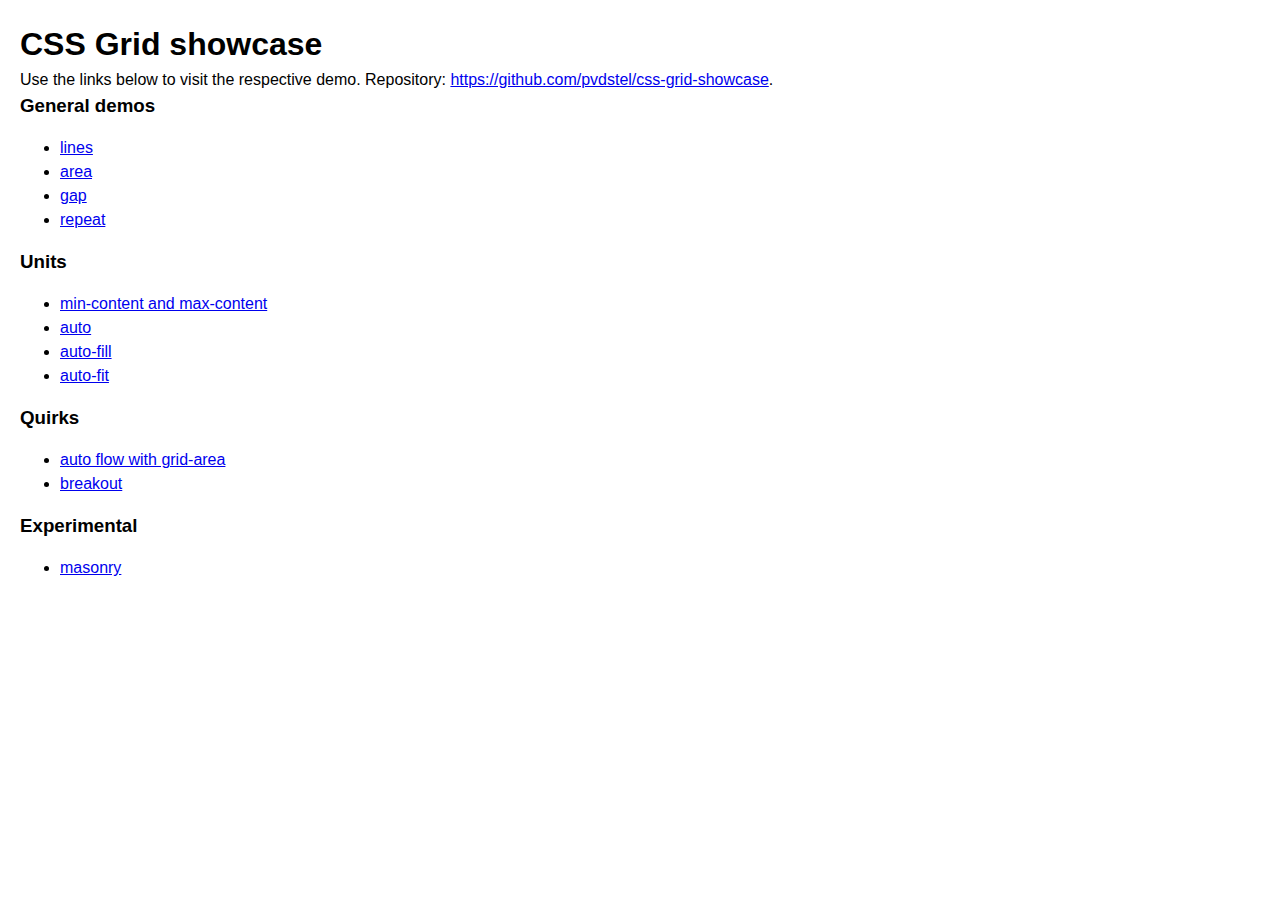
<file: index.html>
<!DOCTYPE html>
<html>

<head>
    <meta charset="UTF-8">
    <title>CSS Grid Showcase</title>
    <link rel="stylesheet" href="grid-auto-fill.css">
</head>

<body>
    <h1>CSS Grid showcase</h1>

    <p>Use the links below to visit the respective demo. Repository: <a href="https://github.com/pvdstel/css-grid-showcase" target="_blank">https://github.com/pvdstel/css-grid-showcase</a>.</p>

    <h3>General demos</h3>
    
    <ul>
        <li><a href="grid-lines.html">lines</a></li>
        <li><a href="grid-area.html">area</a></li>
        <li><a href="grid-gap.html">gap</a></li>
        <li><a href="grid-repeat.html">repeat</a></li>
    </ul>
    
    <h3>Units</h3>
    
    <ul>
        <li><a href="units-min-max-content.html">min-content and max-content</a></li>
        <li><a href="units-auto.html">auto</a></li>
        <li><a href="grid-auto-fill.html">auto-fill</a></li>
        <li><a href="grid-auto-fit.html">auto-fit</a></li>
    </ul>

    <h3>Quirks</h3>

    <ul>
        <li><a href="quirk-auto-flow-area.html">auto flow with grid-area</a></li>
        <li><a href="quirk-breakout.html">breakout</a></li>
    </ul>

    <h3>Experimental</h3>

    <ul>
        <li><a href="masonry.html">masonry</a></li>
    </ul>
</body>

</html>
</file>
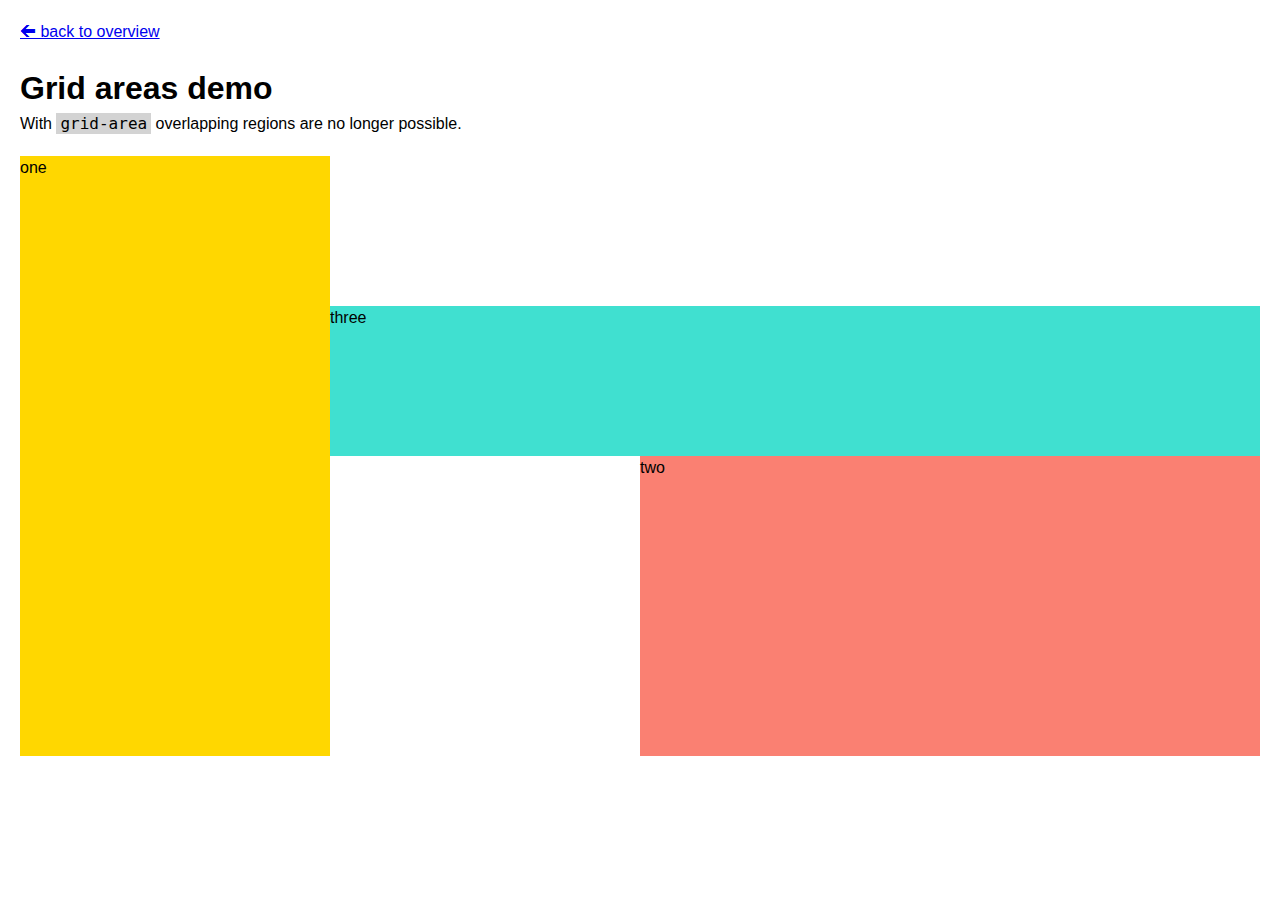
<file: grid-area.html>
<!DOCTYPE html>
<html>

<head>
    <meta charset="UTF-8">
    <title>Grid area - CSS Grid Showcase</title>
    <link rel="stylesheet" href="grid-area.css">
</head>

<body>
    <p class="back"><a href="index.html">🡰 back to overview</a></p>

    <h1>Grid areas demo</h1>
    <p>With <code>grid-area</code> overlapping regions are no longer possible.</p>

    <div class="grid-4x4">
        <div class="one">one</div>
        <div class="two">two</div>
        <div class="three">three</div>
    </div>
</body>

</html>
</file>
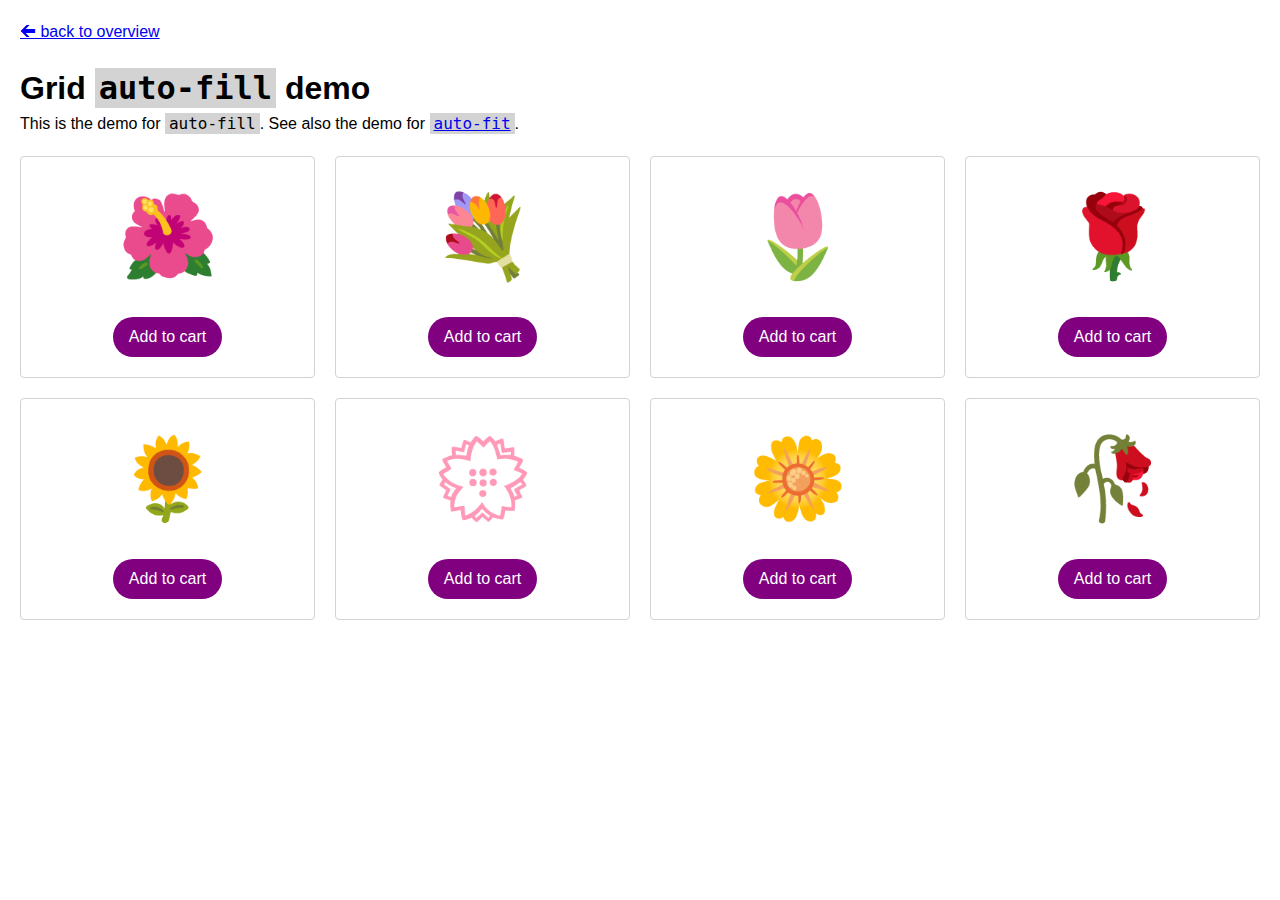
<file: grid-auto-fill.html>
<!DOCTYPE html>
<html>

<head>
    <meta charset="UTF-8">
    <title>Grid auto-fill - CSS Grid Showcase</title>
    <link rel="stylesheet" href="grid-auto-fill.css">
</head>

<body>
    <p class="back"><a href="index.html">🡰 back to overview</a></p>

    <h1>Grid <code>auto-fill</code> demo</h1>

    <p>This is the demo for <code>auto-fill</code>. See also the demo for <a href="grid-auto-fit.html"><code>auto-fit</code></a>.</p>

    <div id="container" class="grid-4x4">
        <div class="item"><p>🌺</p><button>Add to cart</button></div>
        <div class="item"><p>💐</p><button>Add to cart</button></div>
        <div class="item"><p>🌷</p><button>Add to cart</button></div>
        <div class="item"><p>🌹</p><button>Add to cart</button></div>
        <div class="item"><p>🌻</p><button>Add to cart</button></div>
        <div class="item"><p>💮</p><button>Add to cart</button></div>
        <div class="item"><p>🌼</p><button>Add to cart</button></div>
        <div class="item"><p>🥀</p><button>Add to cart</button></div>
    </div>
</body>

</html>
</file>
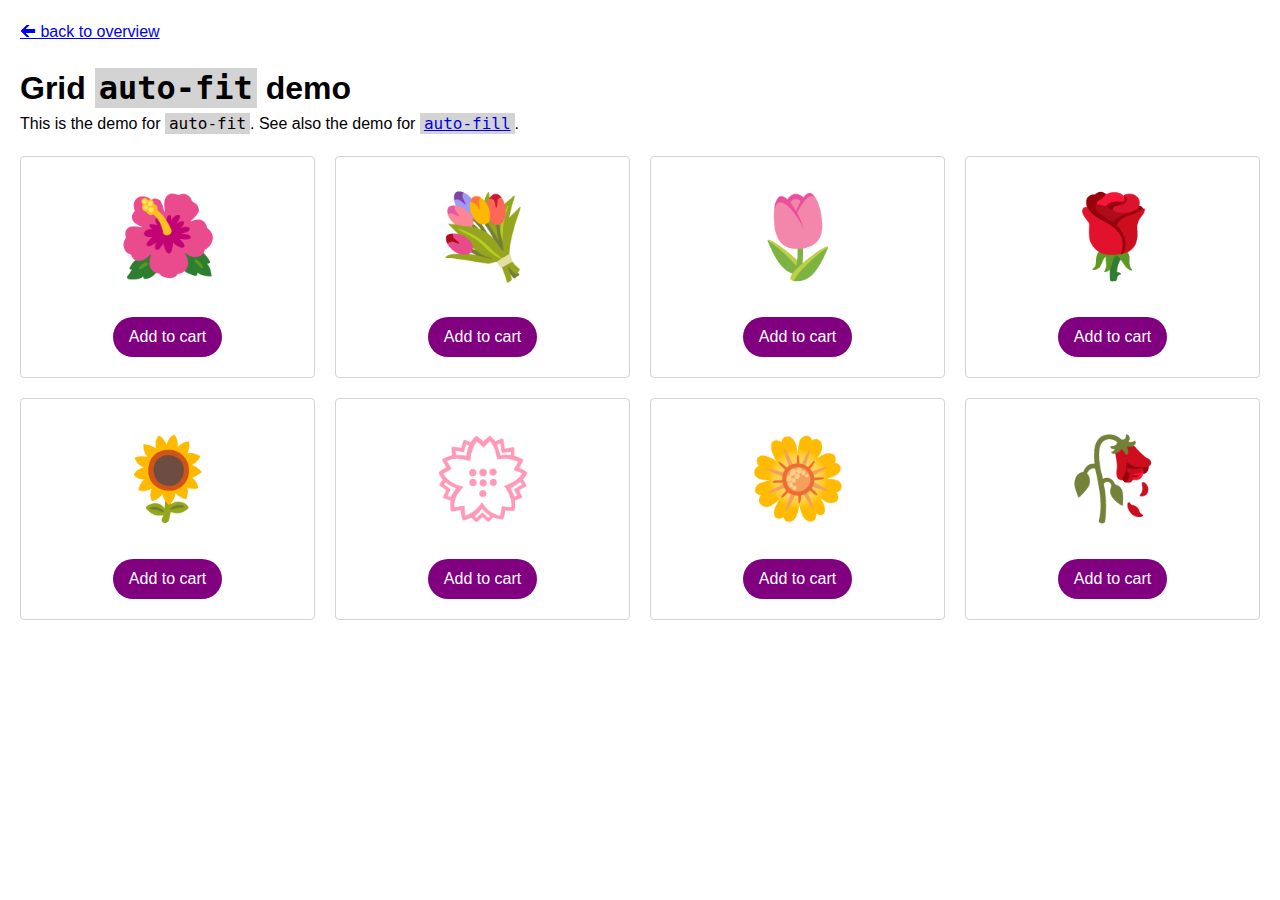
<file: grid-auto-fit.html>
<!DOCTYPE html>
<html>

<head>
    <meta charset="UTF-8">
    <title>Grid auto-fit - CSS Grid Showcase</title>
    <link rel="stylesheet" href="grid-auto-fit.css">
</head>

<body>
    <p class="back"><a href="index.html">🡰 back to overview</a></p>

    <h1>Grid <code>auto-fit</code> demo</h1>

    <p>This is the demo for <code>auto-fit</code>. See also the demo for <a href="grid-auto-fill.html"><code>auto-fill</code></a>.</p>

    <div id="container" class="grid-4x4">
        <div class="item"><p>🌺</p><button>Add to cart</button></div>
        <div class="item"><p>💐</p><button>Add to cart</button></div>
        <div class="item"><p>🌷</p><button>Add to cart</button></div>
        <div class="item"><p>🌹</p><button>Add to cart</button></div>
        <div class="item"><p>🌻</p><button>Add to cart</button></div>
        <div class="item"><p>💮</p><button>Add to cart</button></div>
        <div class="item"><p>🌼</p><button>Add to cart</button></div>
        <div class="item"><p>🥀</p><button>Add to cart</button></div>
    </div>
</body>

</html>
</file>
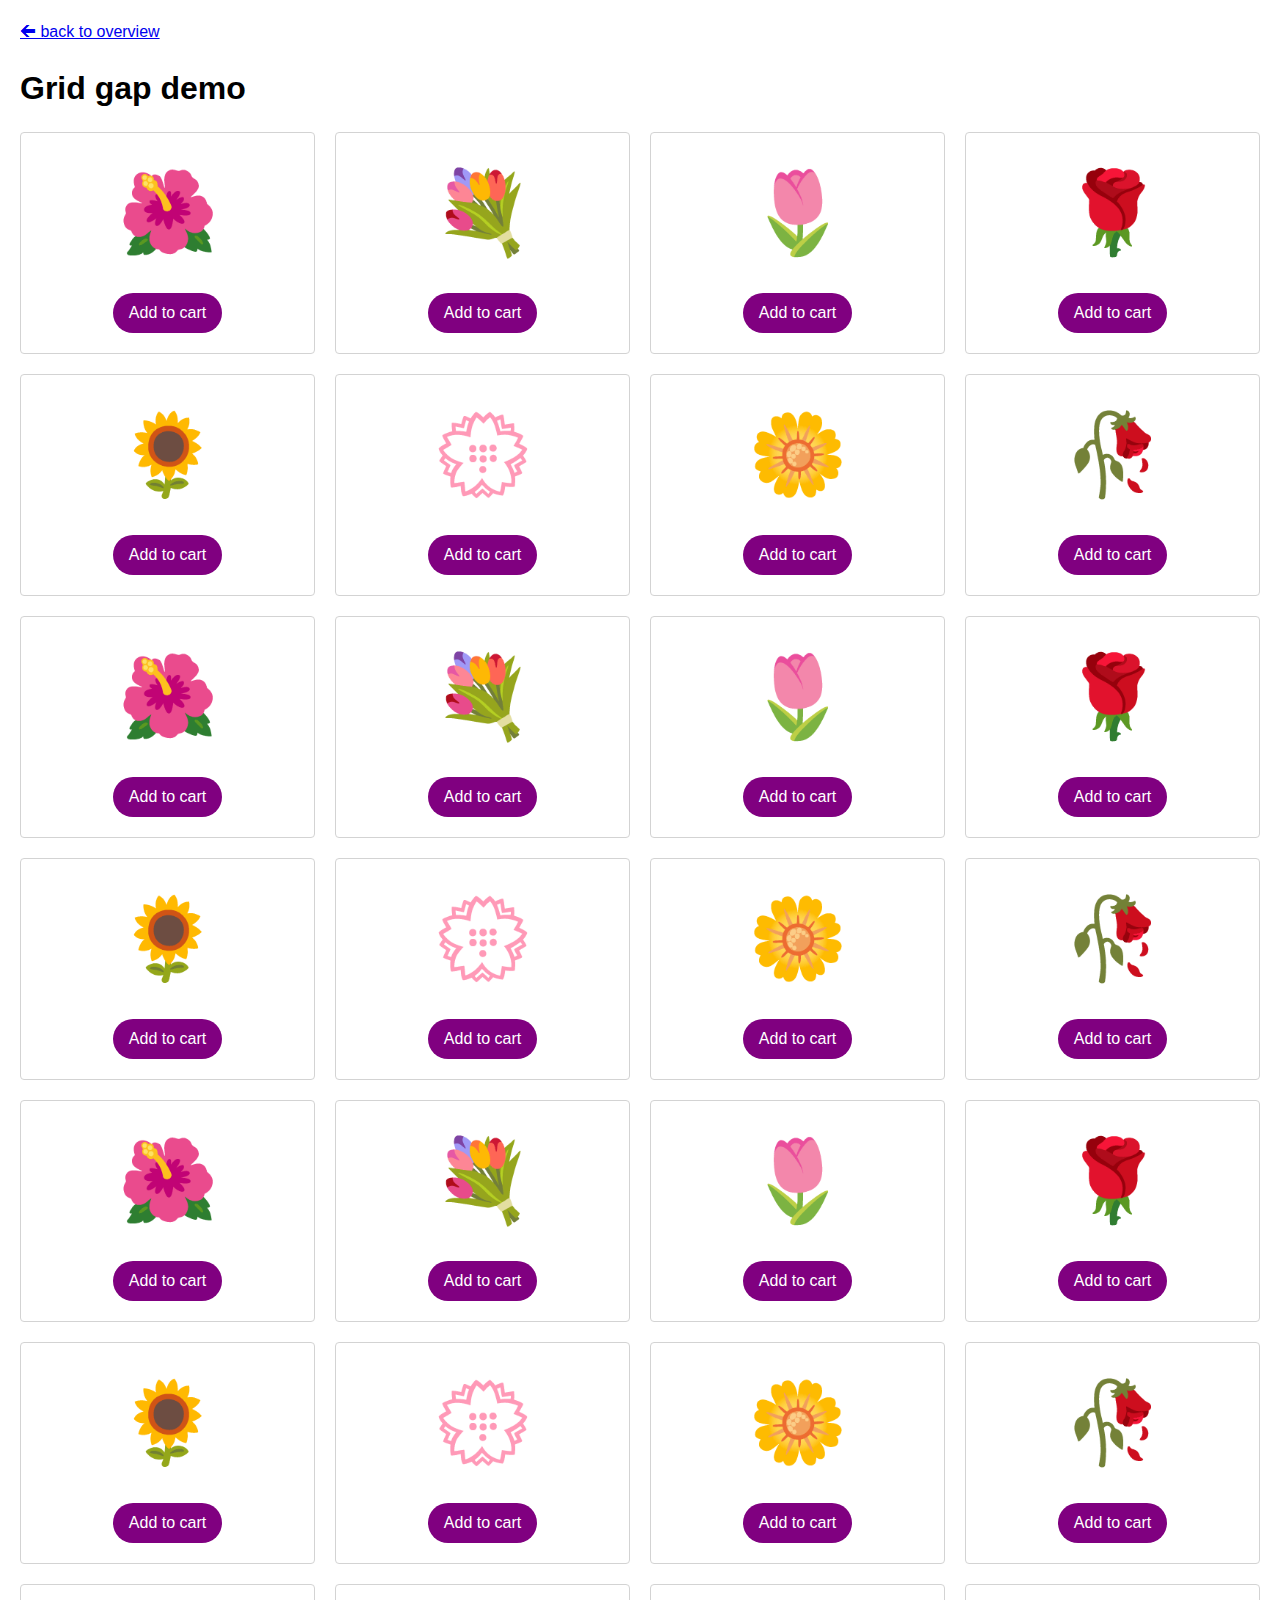
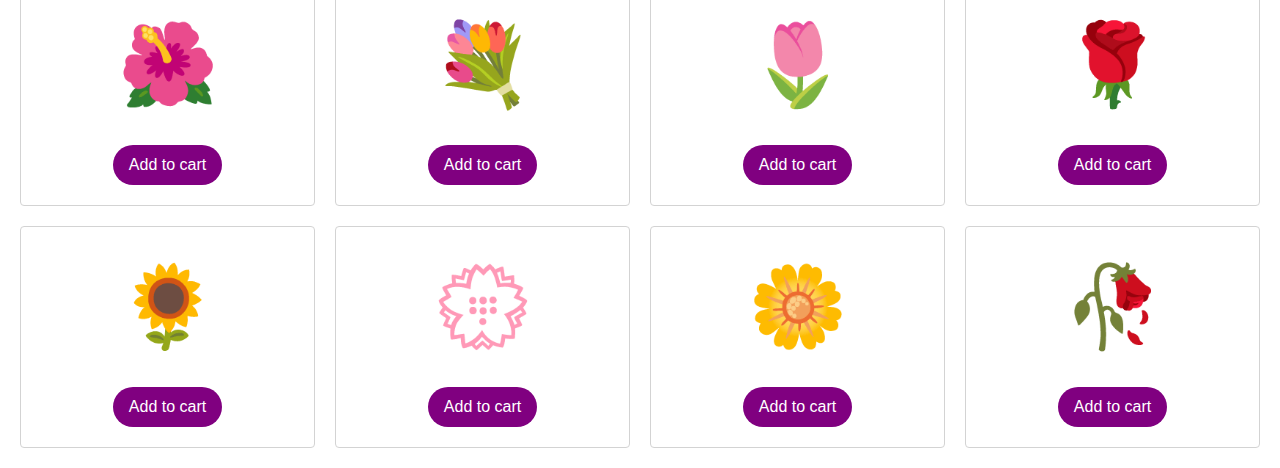
<file: grid-gap.html>
<!DOCTYPE html>
<html>

<head>
    <meta charset="UTF-8">
    <title>Grid gap - CSS Grid Showcase</title>
    <link rel="stylesheet" href="grid-gap.css">
</head>

<body>
    <p class="back"><a href="index.html">🡰 back to overview</a></p>

    <h1>Grid gap demo</h1>

    <div id="container" class="grid-4x4">
        <div class="item"><p>🌺</p><button>Add to cart</button></div>
        <div class="item"><p>💐</p><button>Add to cart</button></div>
        <div class="item"><p>🌷</p><button>Add to cart</button></div>
        <div class="item"><p>🌹</p><button>Add to cart</button></div>
        <div class="item"><p>🌻</p><button>Add to cart</button></div>
        <div class="item"><p>💮</p><button>Add to cart</button></div>
        <div class="item"><p>🌼</p><button>Add to cart</button></div>
        <div class="item"><p>🥀</p><button>Add to cart</button></div>

        <!-- repeating below -->

        <div class="item"><p>🌺</p><button>Add to cart</button></div>
        <div class="item"><p>💐</p><button>Add to cart</button></div>
        <div class="item"><p>🌷</p><button>Add to cart</button></div>
        <div class="item"><p>🌹</p><button>Add to cart</button></div>
        <div class="item"><p>🌻</p><button>Add to cart</button></div>
        <div class="item"><p>💮</p><button>Add to cart</button></div>
        <div class="item"><p>🌼</p><button>Add to cart</button></div>
        <div class="item"><p>🥀</p><button>Add to cart</button></div>
        <div class="item"><p>🌺</p><button>Add to cart</button></div>
        <div class="item"><p>💐</p><button>Add to cart</button></div>
        <div class="item"><p>🌷</p><button>Add to cart</button></div>
        <div class="item"><p>🌹</p><button>Add to cart</button></div>
        <div class="item"><p>🌻</p><button>Add to cart</button></div>
        <div class="item"><p>💮</p><button>Add to cart</button></div>
        <div class="item"><p>🌼</p><button>Add to cart</button></div>
        <div class="item"><p>🥀</p><button>Add to cart</button></div>
        <div class="item"><p>🌺</p><button>Add to cart</button></div>
        <div class="item"><p>💐</p><button>Add to cart</button></div>
        <div class="item"><p>🌷</p><button>Add to cart</button></div>
        <div class="item"><p>🌹</p><button>Add to cart</button></div>
        <div class="item"><p>🌻</p><button>Add to cart</button></div>
        <div class="item"><p>💮</p><button>Add to cart</button></div>
        <div class="item"><p>🌼</p><button>Add to cart</button></div>
        <div class="item"><p>🥀</p><button>Add to cart</button></div>
    </div>
</body>

</html>
</file>
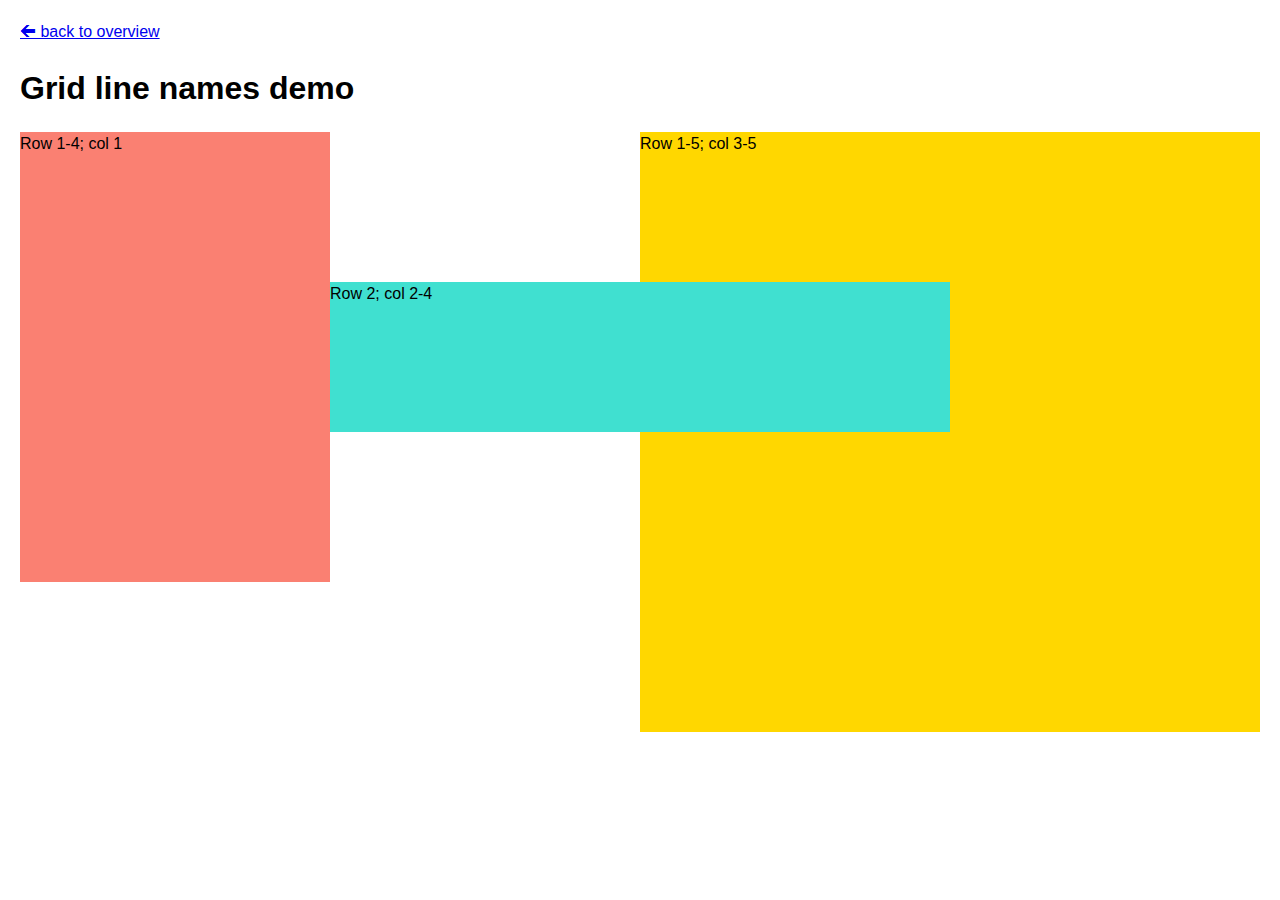
<file: grid-line-names.html>
<!DOCTYPE html>
<html>

<head>
    <meta charset="UTF-8">
    <title>Grid line names - CSS Grid Showcase</title>
    <link rel="stylesheet" href="grid-line-names.css">
</head>

<body>
    <p class="back"><a href="index.html">🡰 back to overview</a></p>

    <h1>Grid line names demo</h1>

    <div class="grid-4x4">
        <div class="row-15-col-35">Row 1-5; col 3-5</div>
        <div class="row-14-col-1">Row 1-4; col 1</div>
        <div class="row-2-col-23">Row 2; col 2-4</div>
    </div>
</body>

</html>
</file>
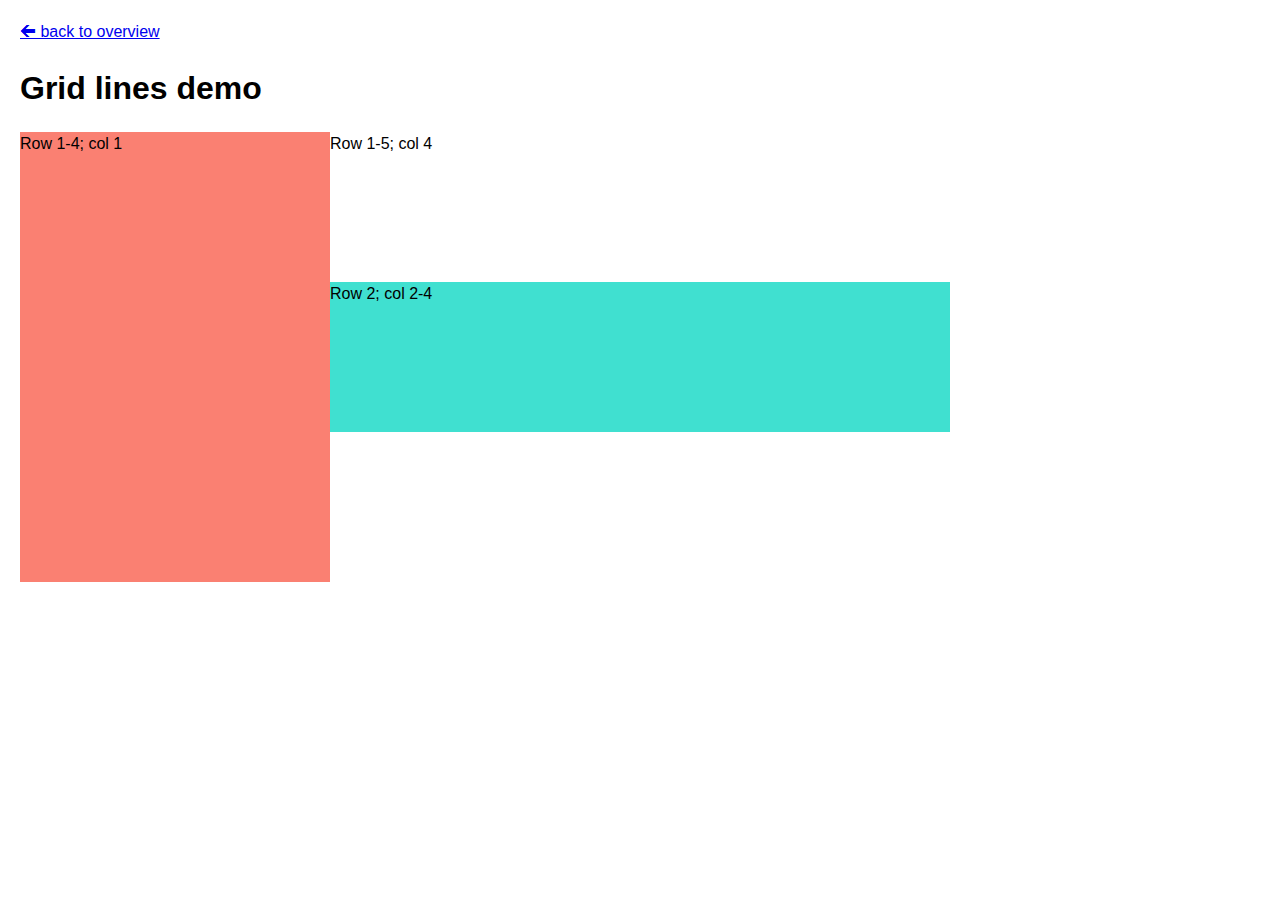
<file: grid-lines.html>
<!DOCTYPE html>
<html>

<head>
    <meta charset="UTF-8">
    <title>Grid lines - CSS Grid Showcase</title>
    <link rel="stylesheet" href="grid-lines.css">
</head>

<body>
    <p class="back"><a href="index.html">🡰 back to overview</a></p>

    <h1>Grid lines demo</h1>

    <div class="grid-4x4">
        <div class="row-15-col-35">Row 1-5; col 4</div>
        <div class="row-14-col-1">Row 1-4; col 1</div>
        <div class="row-2-col-23">Row 2; col 2-4</div>
    </div>
</body>

</html>
</file>
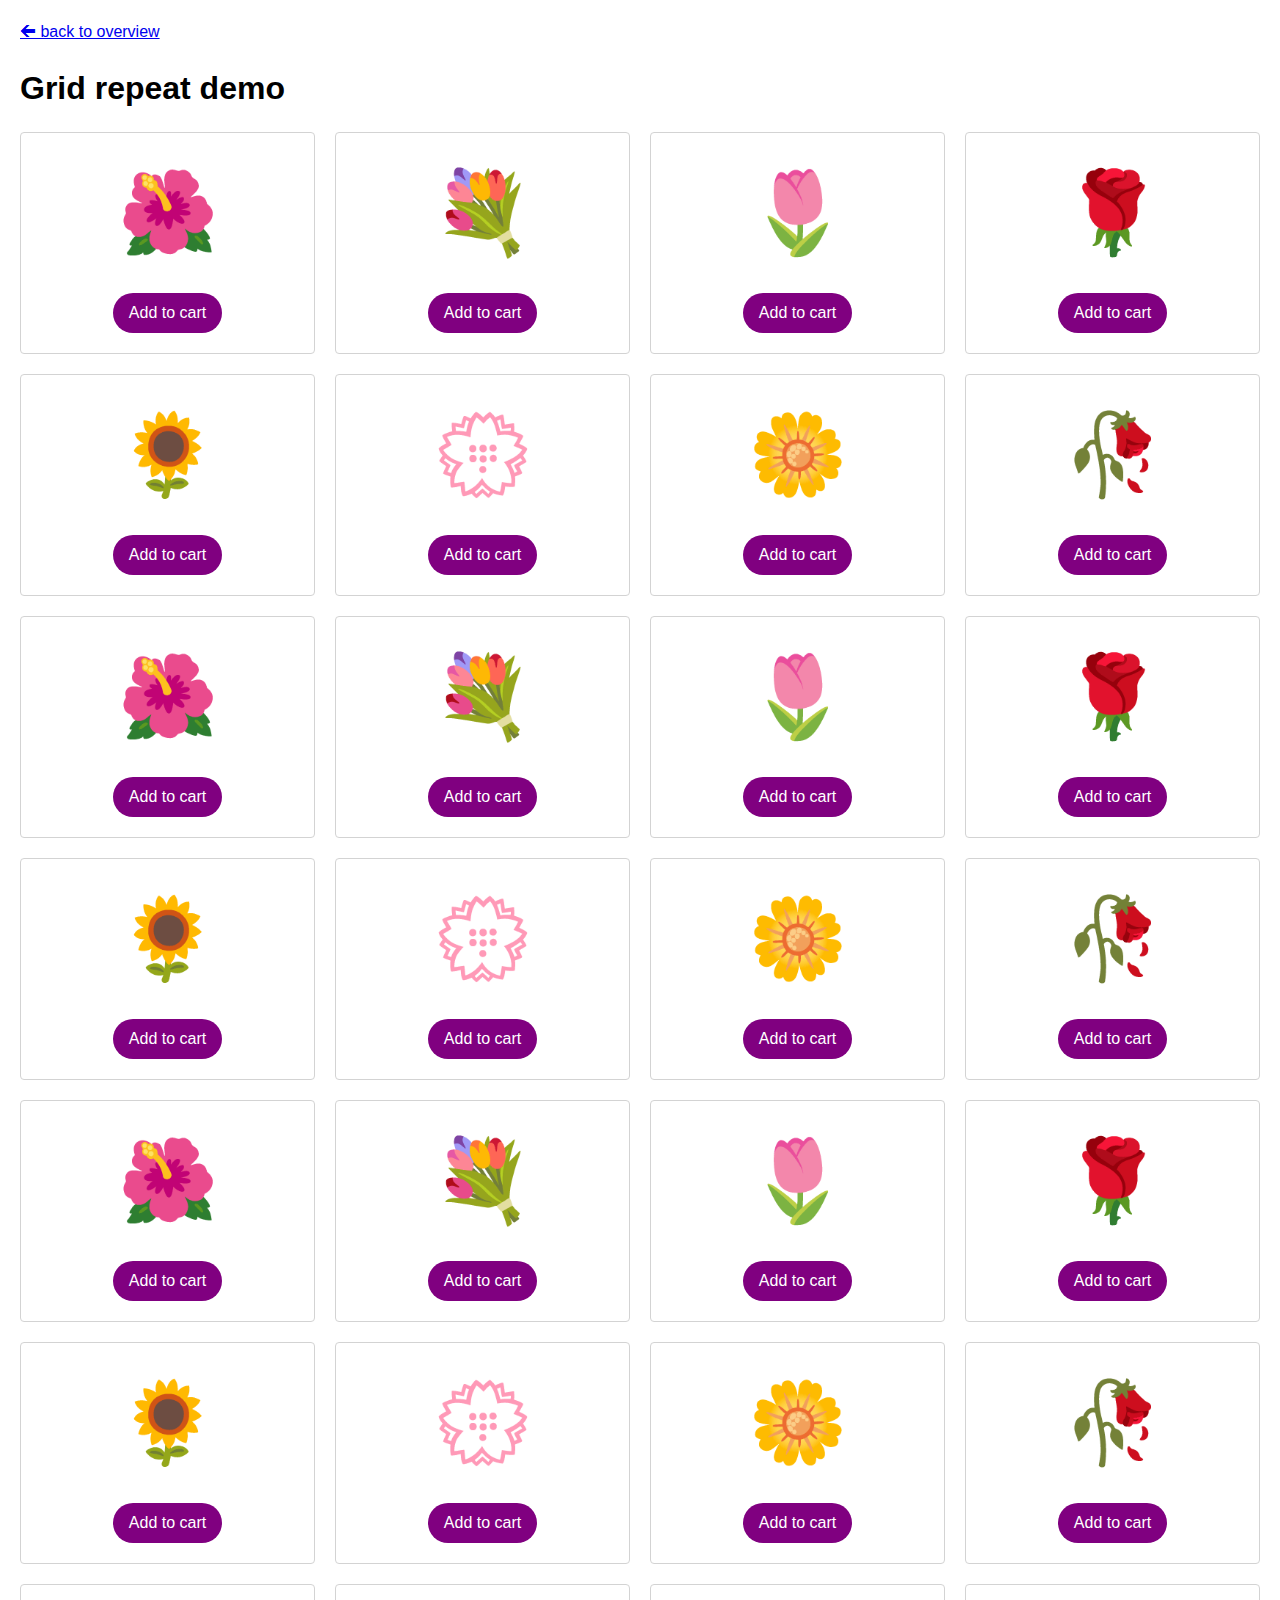
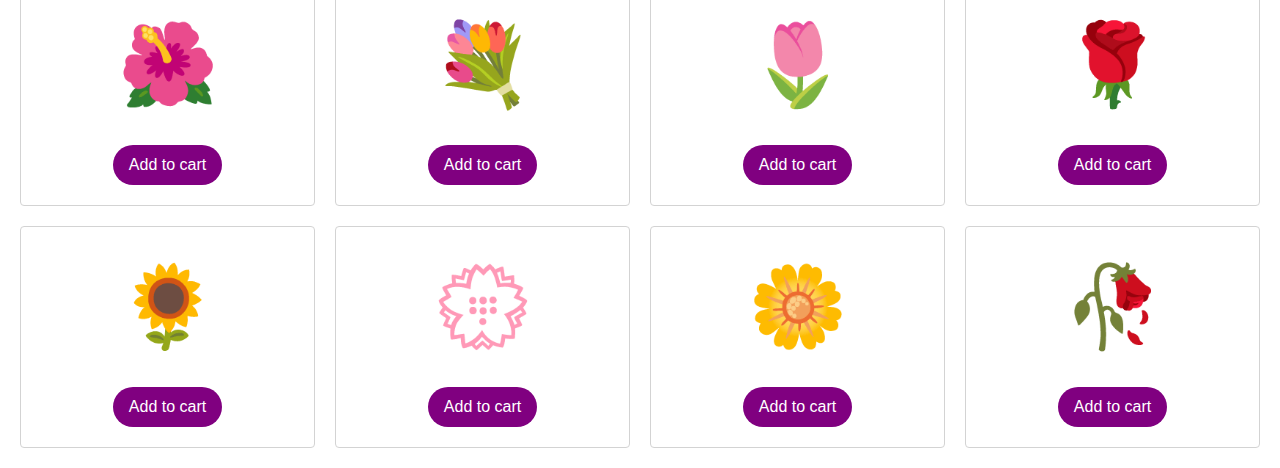
<file: grid-repeat.html>
<!DOCTYPE html>
<html>

<head>
    <meta charset="UTF-8">
    <title>Grid repeat - CSS Grid Showcase</title>
    <link rel="stylesheet" href="grid-repeat.css">
</head>

<body>
    <p class="back"><a href="index.html">🡰 back to overview</a></p>

    <h1>Grid repeat demo</h1>

    <div id="container" class="grid-4x4">
        <div class="item"><p>🌺</p><button>Add to cart</button></div>
        <div class="item"><p>💐</p><button>Add to cart</button></div>
        <div class="item"><p>🌷</p><button>Add to cart</button></div>
        <div class="item"><p>🌹</p><button>Add to cart</button></div>
        <div class="item"><p>🌻</p><button>Add to cart</button></div>
        <div class="item"><p>💮</p><button>Add to cart</button></div>
        <div class="item"><p>🌼</p><button>Add to cart</button></div>
        <div class="item"><p>🥀</p><button>Add to cart</button></div>

        <!-- repeating below -->

        <div class="item"><p>🌺</p><button>Add to cart</button></div>
        <div class="item"><p>💐</p><button>Add to cart</button></div>
        <div class="item"><p>🌷</p><button>Add to cart</button></div>
        <div class="item"><p>🌹</p><button>Add to cart</button></div>
        <div class="item"><p>🌻</p><button>Add to cart</button></div>
        <div class="item"><p>💮</p><button>Add to cart</button></div>
        <div class="item"><p>🌼</p><button>Add to cart</button></div>
        <div class="item"><p>🥀</p><button>Add to cart</button></div>
        <div class="item"><p>🌺</p><button>Add to cart</button></div>
        <div class="item"><p>💐</p><button>Add to cart</button></div>
        <div class="item"><p>🌷</p><button>Add to cart</button></div>
        <div class="item"><p>🌹</p><button>Add to cart</button></div>
        <div class="item"><p>🌻</p><button>Add to cart</button></div>
        <div class="item"><p>💮</p><button>Add to cart</button></div>
        <div class="item"><p>🌼</p><button>Add to cart</button></div>
        <div class="item"><p>🥀</p><button>Add to cart</button></div>
        <div class="item"><p>🌺</p><button>Add to cart</button></div>
        <div class="item"><p>💐</p><button>Add to cart</button></div>
        <div class="item"><p>🌷</p><button>Add to cart</button></div>
        <div class="item"><p>🌹</p><button>Add to cart</button></div>
        <div class="item"><p>🌻</p><button>Add to cart</button></div>
        <div class="item"><p>💮</p><button>Add to cart</button></div>
        <div class="item"><p>🌼</p><button>Add to cart</button></div>
        <div class="item"><p>🥀</p><button>Add to cart</button></div>
    </div>
</body>

</html>
</file>
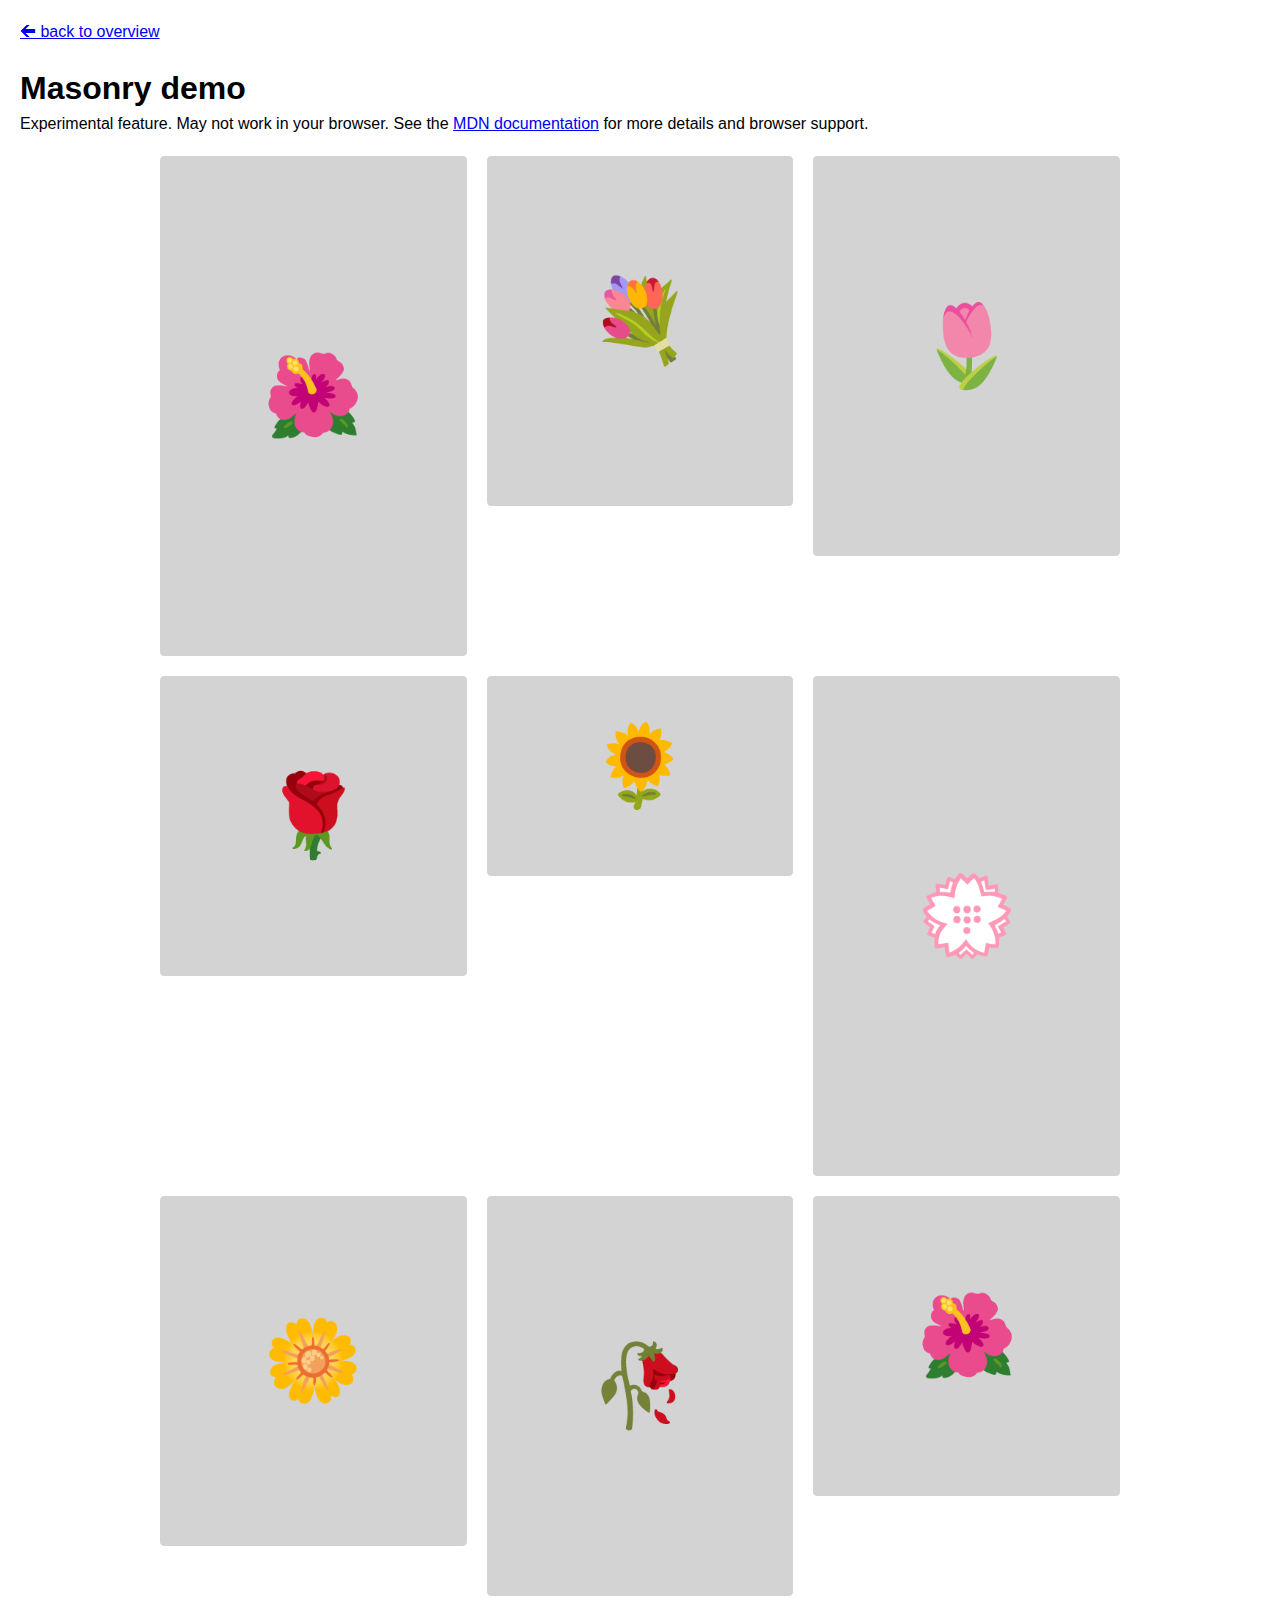
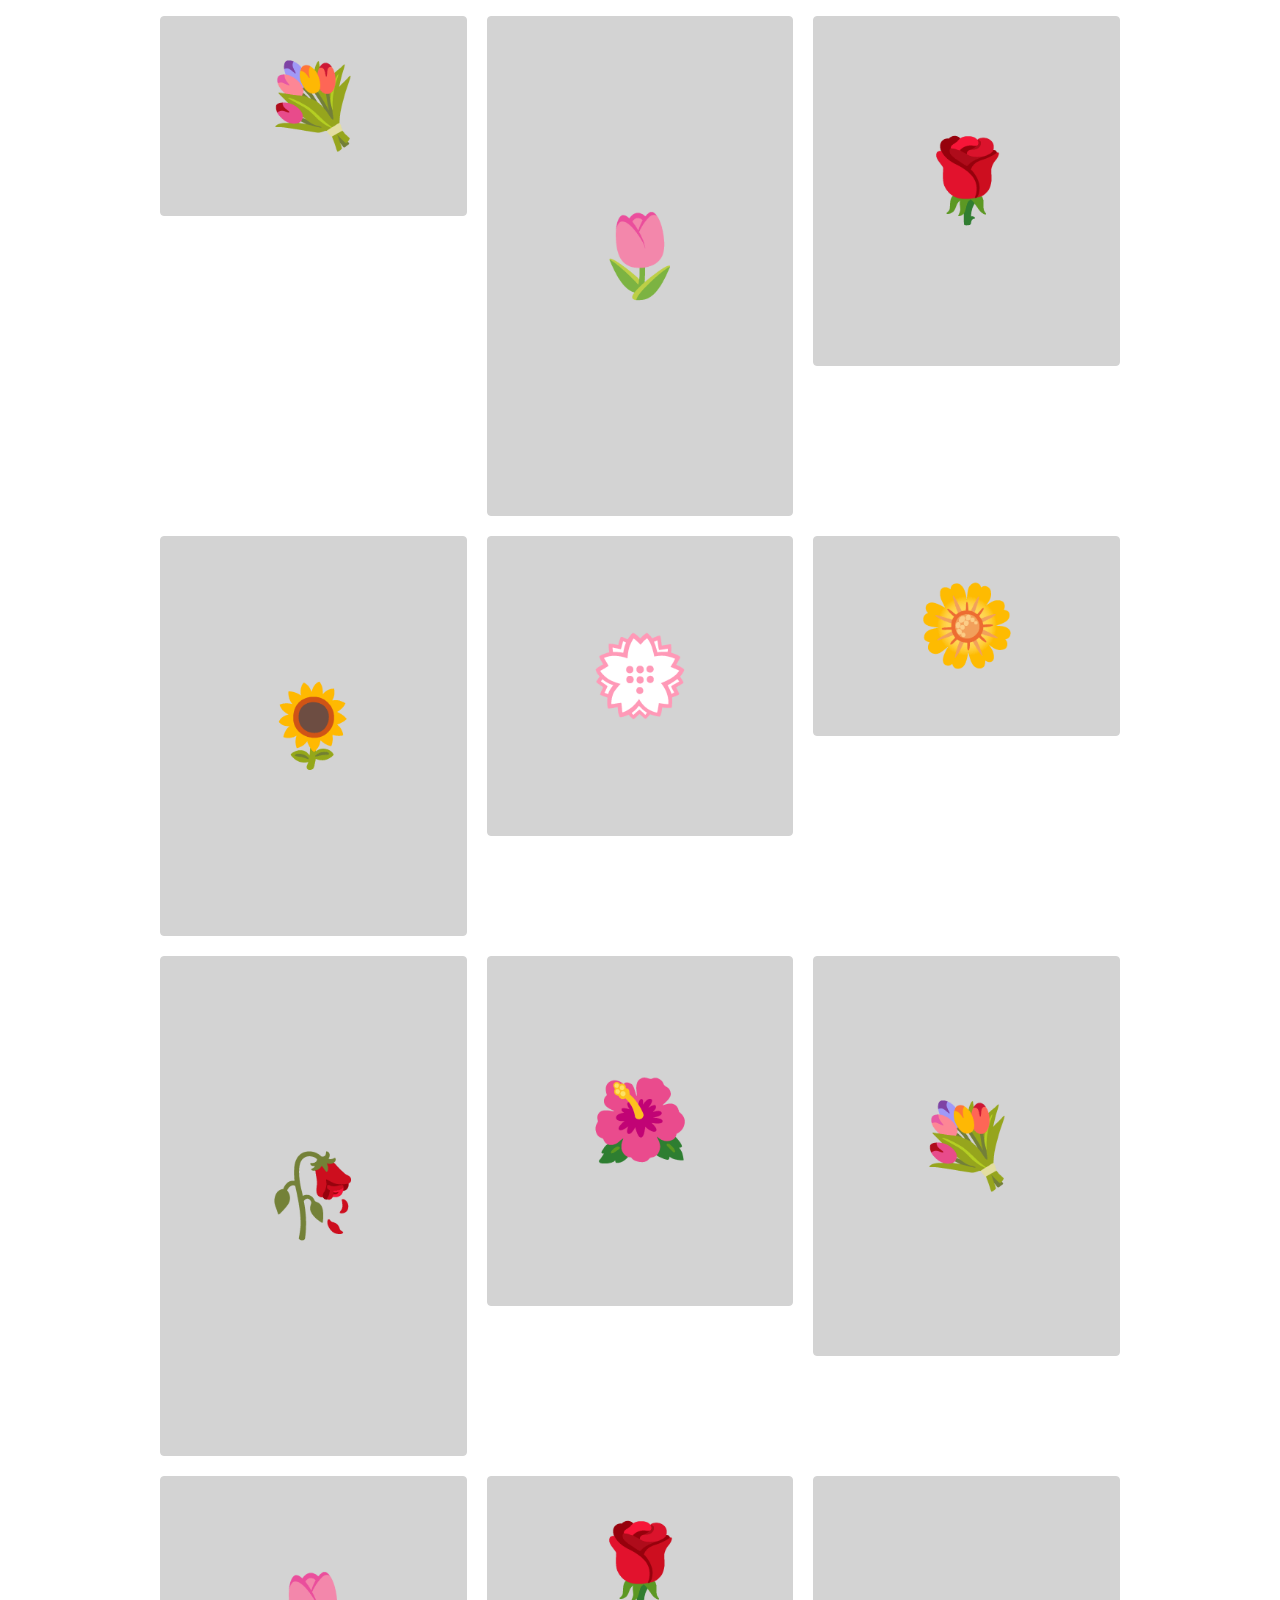
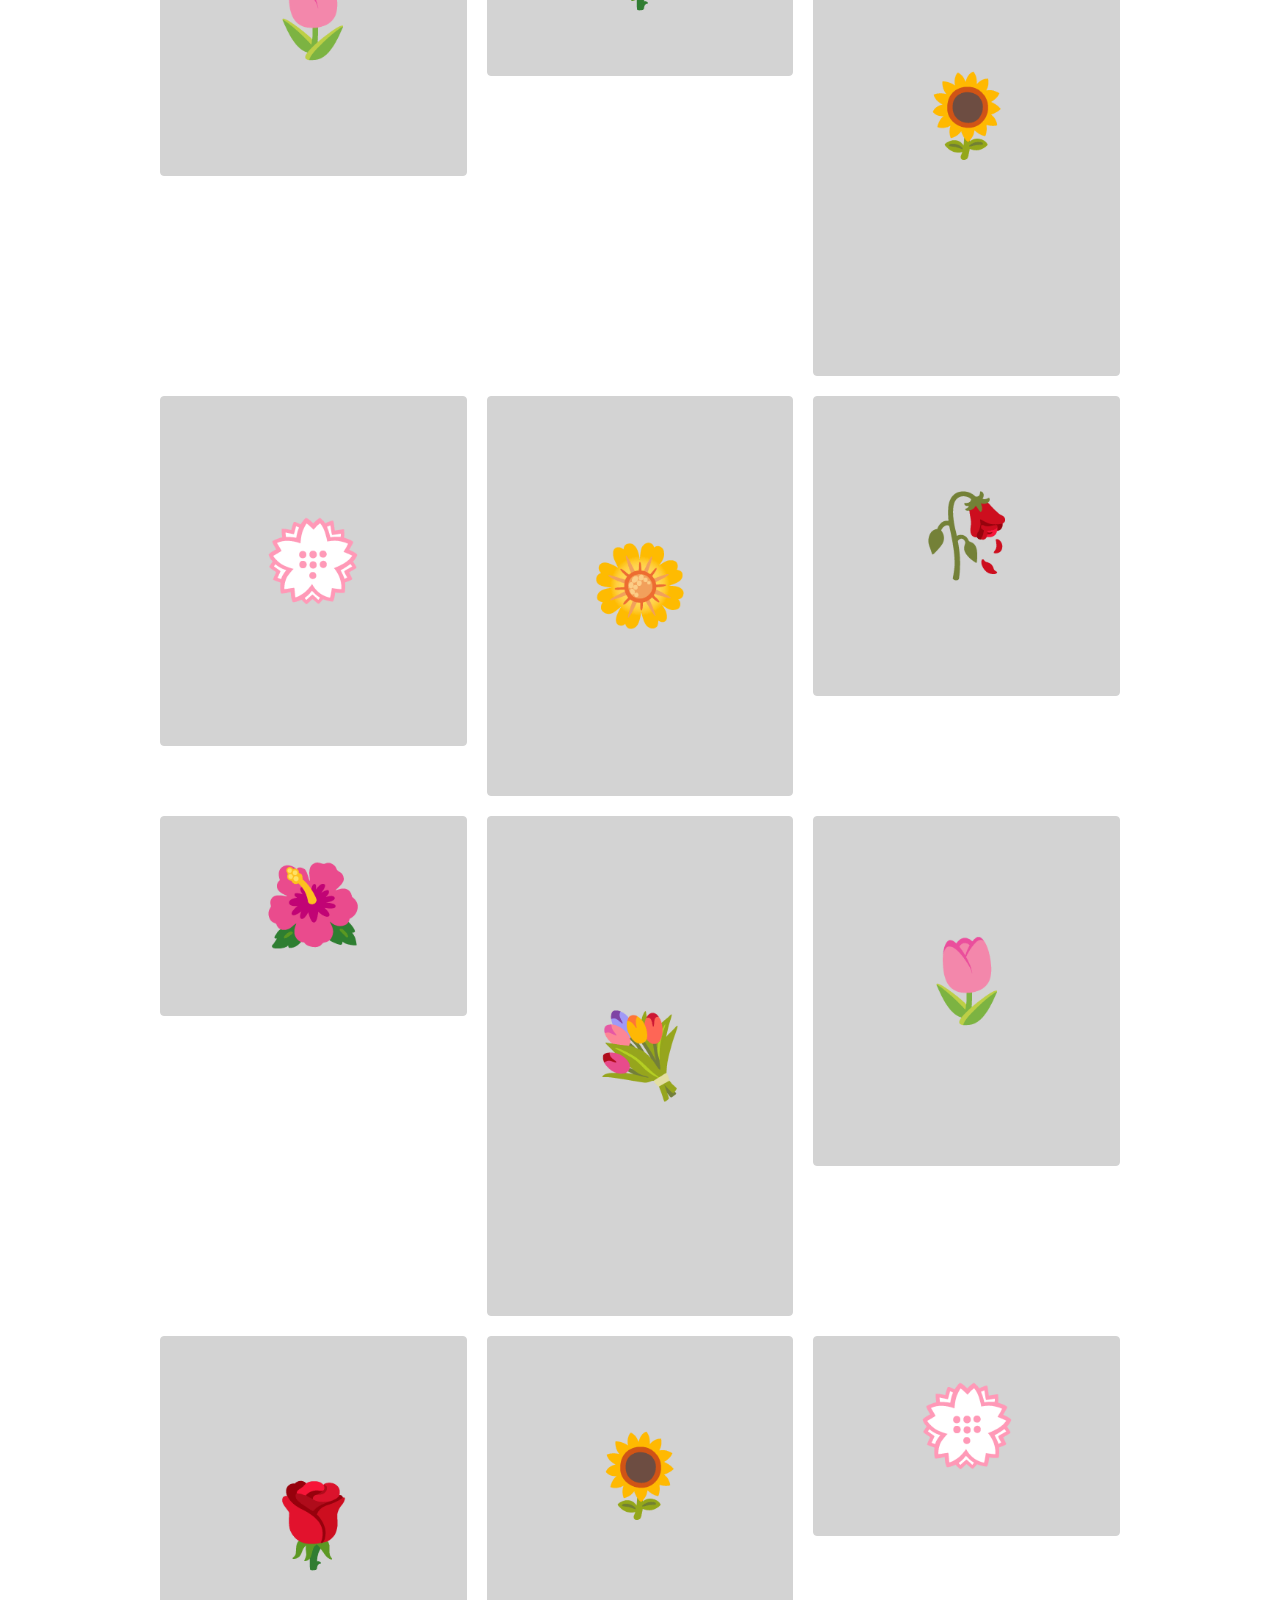
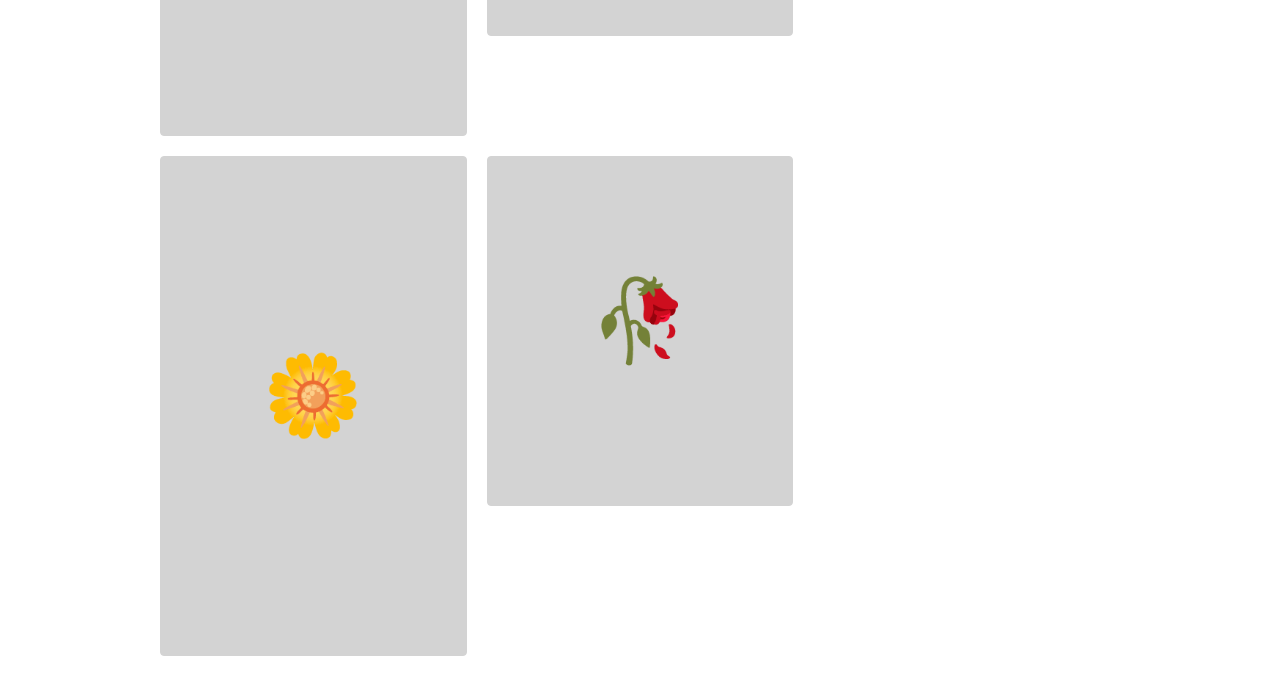
<file: masonry.html>
<!DOCTYPE html>
<html>

<head>
    <meta charset="UTF-8">
    <title>Masonry - CSS Grid Showcase</title>
    <link rel="stylesheet" href="masonry.css">
</head>

<body>
    <p class="back"><a href="index.html">🡰 back to overview</a></p>

    <h1>Masonry demo</h1>
    <p>Experimental feature. May not work in your browser. See the <a href="https://developer.mozilla.org/en-US/docs/Web/CSS/CSS_Grid_Layout/Masonry_Layout">MDN documentation</a> for more details and browser support.</p>

    <div class="masonry">
        <div class="item"><p>🌺</p></div>
        <div class="item"><p>💐</p></div>
        <div class="item"><p>🌷</p></div>
        <div class="item"><p>🌹</p></div>
        <div class="item"><p>🌻</p></div>
        <div class="item"><p>💮</p></div>
        <div class="item"><p>🌼</p></div>
        <div class="item"><p>🥀</p></div>

        <!-- repeating below -->

        <div class="item"><p>🌺</p></div>
        <div class="item"><p>💐</p></div>
        <div class="item"><p>🌷</p></div>
        <div class="item"><p>🌹</p></div>
        <div class="item"><p>🌻</p></div>
        <div class="item"><p>💮</p></div>
        <div class="item"><p>🌼</p></div>
        <div class="item"><p>🥀</p></div>
        <div class="item"><p>🌺</p></div>
        <div class="item"><p>💐</p></div>
        <div class="item"><p>🌷</p></div>
        <div class="item"><p>🌹</p></div>
        <div class="item"><p>🌻</p></div>
        <div class="item"><p>💮</p></div>
        <div class="item"><p>🌼</p></div>
        <div class="item"><p>🥀</p></div>
        <div class="item"><p>🌺</p></div>
        <div class="item"><p>💐</p></div>
        <div class="item"><p>🌷</p></div>
        <div class="item"><p>🌹</p></div>
        <div class="item"><p>🌻</p></div>
        <div class="item"><p>💮</p></div>
        <div class="item"><p>🌼</p></div>
        <div class="item"><p>🥀</p></div>
    </div>
</body>

</html>
</file>
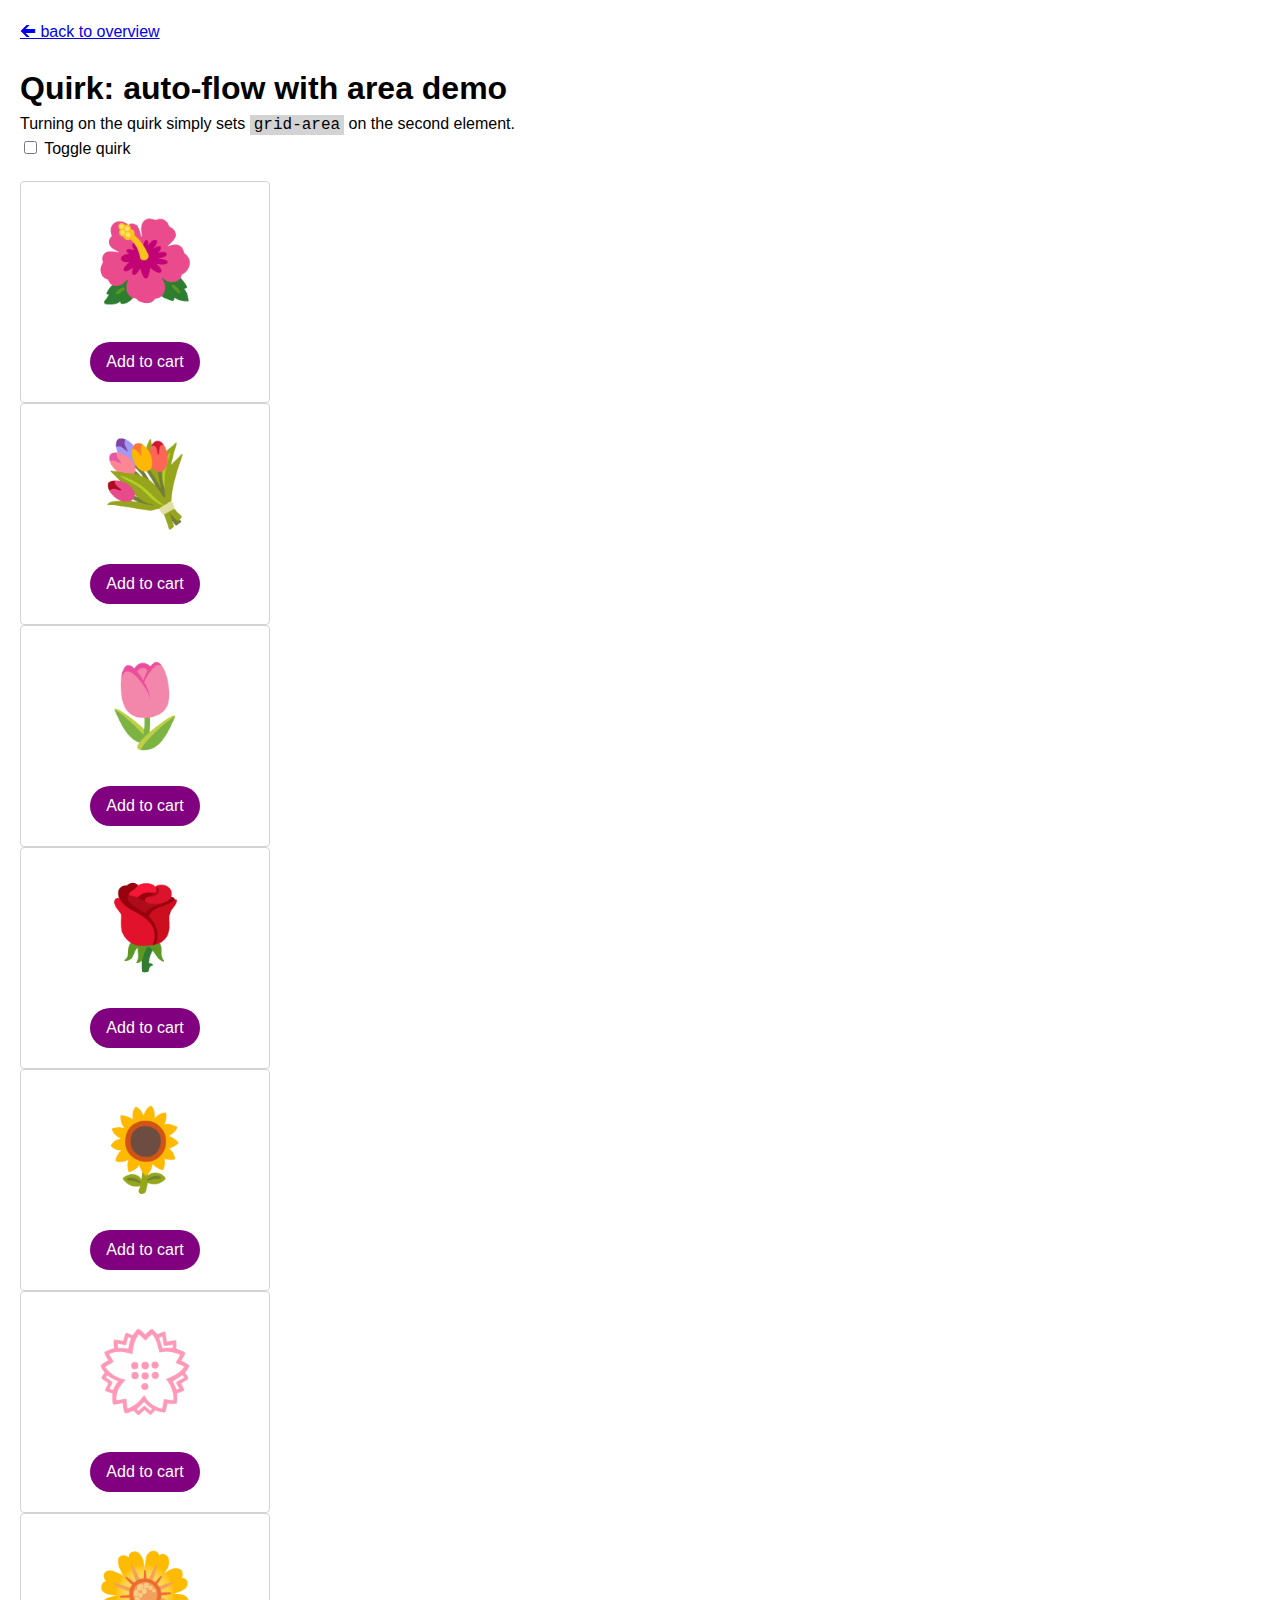
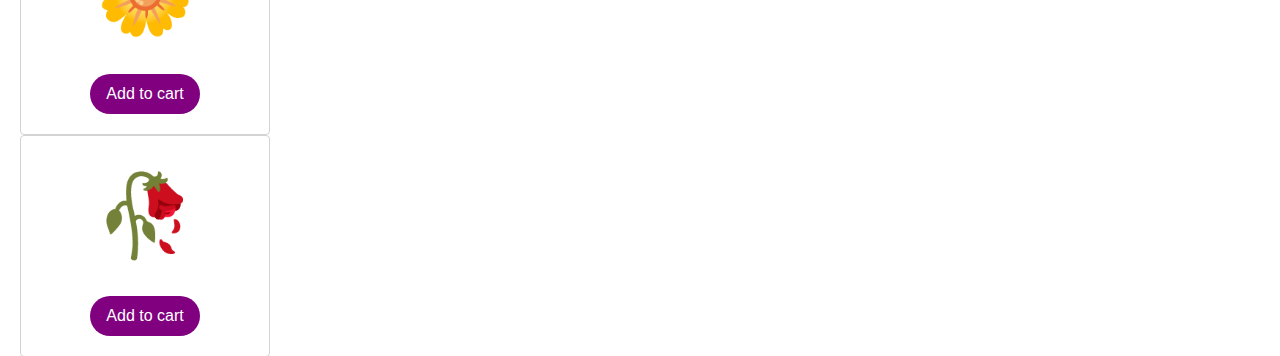
<file: quirk-auto-flow-area.html>
<!DOCTYPE html>
<html>

<head>
    <meta charset="UTF-8">
    <title>Grid quirk - CSS Grid Showcase</title>
    <link rel="stylesheet" href="quirk-auto-flow-area.css">
</head>

<body>
    <script>
        function handleToggle(e) { 
            const el = document.getElementById('bug');
            if (e.currentTarget.checked) {
                el.classList.add('bugged');
            } else {
                el.classList.remove('bugged');
            }
        }
    </script>

    <p class="back"><a href="index.html">🡰 back to overview</a></p>

    <h1>Quirk: auto-flow with area demo</h1>
    <p>Turning on the quirk simply sets <code>grid-area</code> on the second element.</p>

    <label>
        <input id='bug-toggle' type="checkbox" />
        Toggle quirk
    </label>

    <div class="grid-4x4">
        <div class="item"><p>🌺</p><button>Add to cart</button></div>
        <div id="bug" class="item"><p>💐</p><button>Add to cart</button></div>
        <div class="item"><p>🌷</p><button>Add to cart</button></div>
        <div class="item"><p>🌹</p><button>Add to cart</button></div>
        <div class="item"><p>🌻</p><button>Add to cart</button></div>
        <div class="item"><p>💮</p><button>Add to cart</button></div>
        <div class="item"><p>🌼</p><button>Add to cart</button></div>
        <div class="item"><p>🥀</p><button>Add to cart</button></div>
    </div>

    <script>
        const toggle = document.getElementById('bug-toggle');
        toggle.addEventListener('change', handleToggle);
        toggle.checked = false;
    </script>
</body>

</html>
</file>
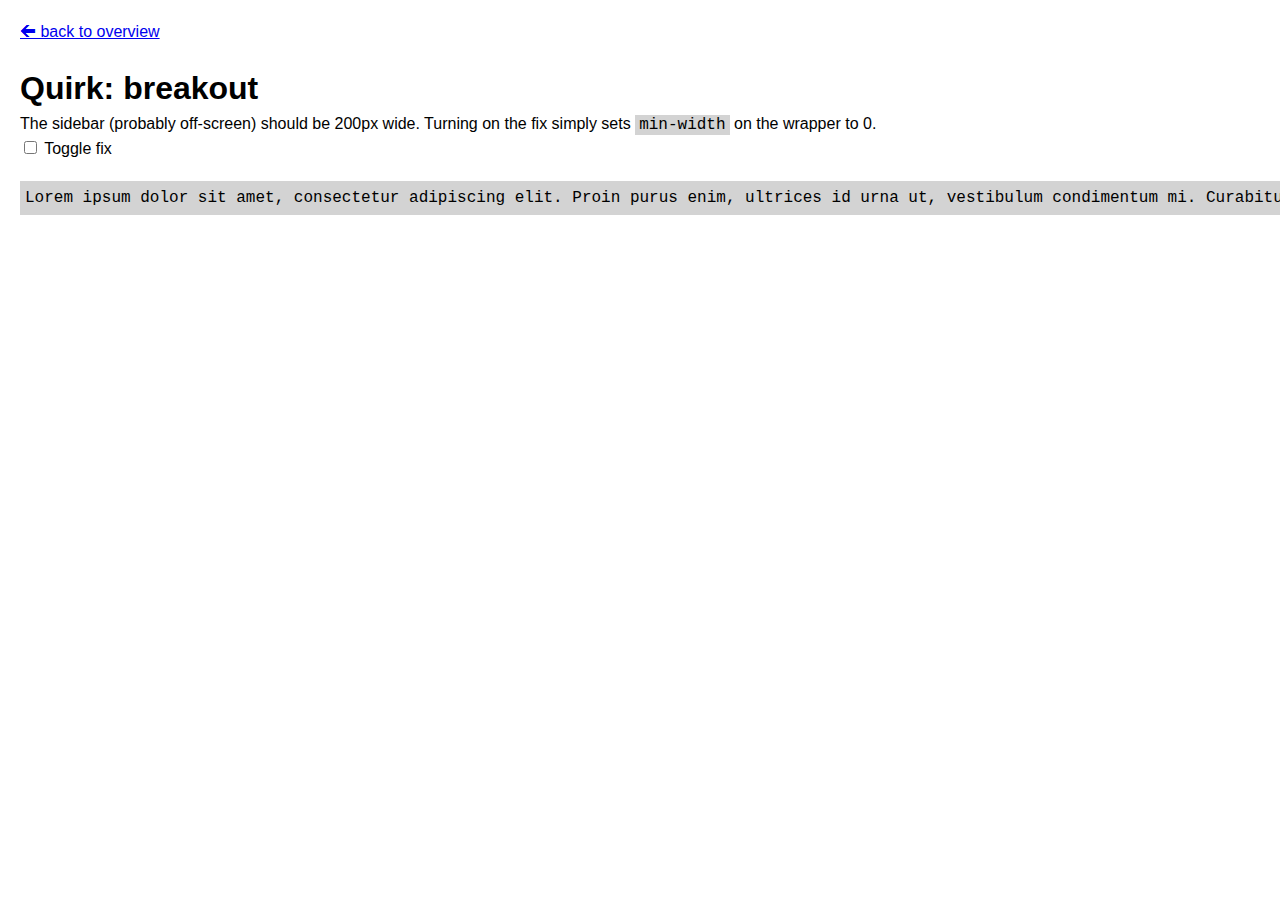
<file: quirk-breakout.html>
<!DOCTYPE html>
<html>

<head>
    <meta charset="UTF-8">
    <title>Grid quirk - CSS Grid Showcase</title>
    <link rel="stylesheet" href="quirk-breakout.css">
</head>

<body>
    <script>
        function handleToggle(e) {
            const el = document.getElementById('wrapper');
            if (e.currentTarget.checked) {
                el.classList.add('wrapper-min');
            } else {
                el.classList.remove('wrapper-min');
            }
        }
    </script>

    <p class="back"><a href="index.html">🡰 back to overview</a></p>

    <h1>Quirk: breakout</h1>
    <p>The sidebar (probably off-screen) should be 200px wide. Turning on the fix simply sets <code>min-width</code> on the wrapper to 0.</p>

    <label>
        <input id='fix-toggle' type="checkbox" />
        Toggle fix
    </label>

    <div class="grid">
        <div id="wrapper">
            <pre>Lorem ipsum dolor sit amet, consectetur adipiscing elit. Proin purus enim, ultrices id urna ut, vestibulum condimentum mi. Curabitur egestas porttitor molestie. Phasellus pretium enim urna, at semper mauris commodo vel. Fusce ac tortor aliquam, dignissim lacus id, volutpat justo. Maecenas ut quam nec justo condimentum finibus. Donec id molestie tellus. Nam et sem lacus. Sed venenatis placerat sagittis. In hac habitasse platea dictumst. Proin suscipit malesuada bibendum. Aliquam in urna et turpis imperdiet accumsan. Vivamus nec purus vitae tellus dapibus bibendum. Suspendisse convallis quam nec erat tincidunt, vitae pulvinar magna dignissim. Vivamus nec vulputate odio. Fusce congue porta odio, at convallis nulla pulvinar auctor.</pre>
        </div>
        <div class="sidebar">Sidebar</div>
    </div>

    <script>
        const toggle = document.getElementById('fix-toggle');
        toggle.addEventListener('change', handleToggle);
        toggle.checked = false;
    </script>
</body>

</html>
</file>
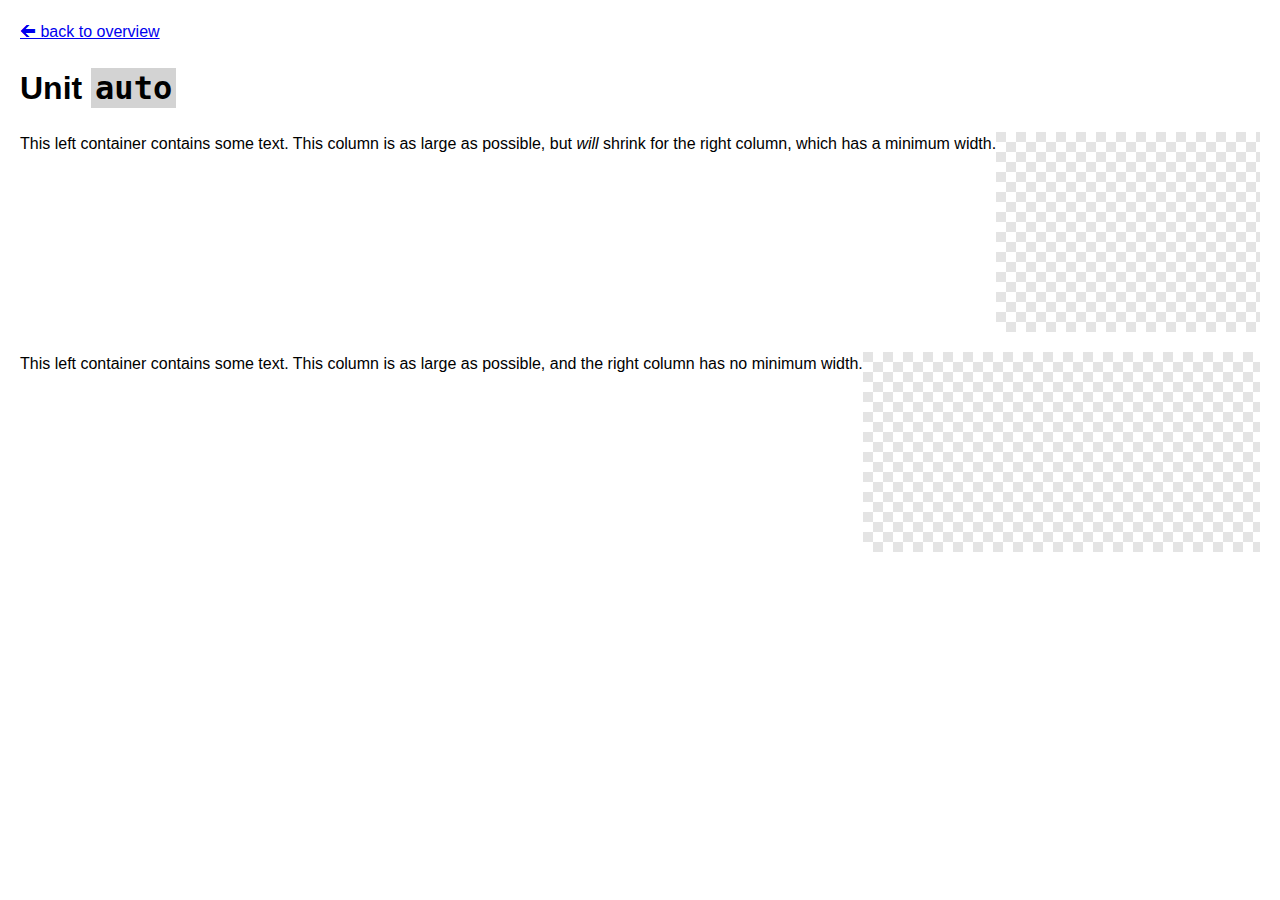
<file: units-auto.html>
<!DOCTYPE html>
<html>

<head>
    <meta charset="UTF-8">
    <title>Unit: auto - CSS Grid Showcase</title>
    <link rel="stylesheet" href="units.css">
</head>

<body>
    <p class="back"><a href="index.html">🡰 back to overview</a></p>

    <h1>Unit <code>auto</code></h1>

    <div class="grid-with-auto">
        <span>This left container contains some text. This column is as large as possible, but <i>will</i> shrink for the right column, which has a minimum width.</span>
        <div class="fill"></div>
    </div>

    <div class="grid-with-auto-and-fr">
        <span>This left container contains some text. This column is as large as possible, and the right column has no minimum width.</span>
        <div class="fill"></div>
    </div>
</body>

</html>
</file>
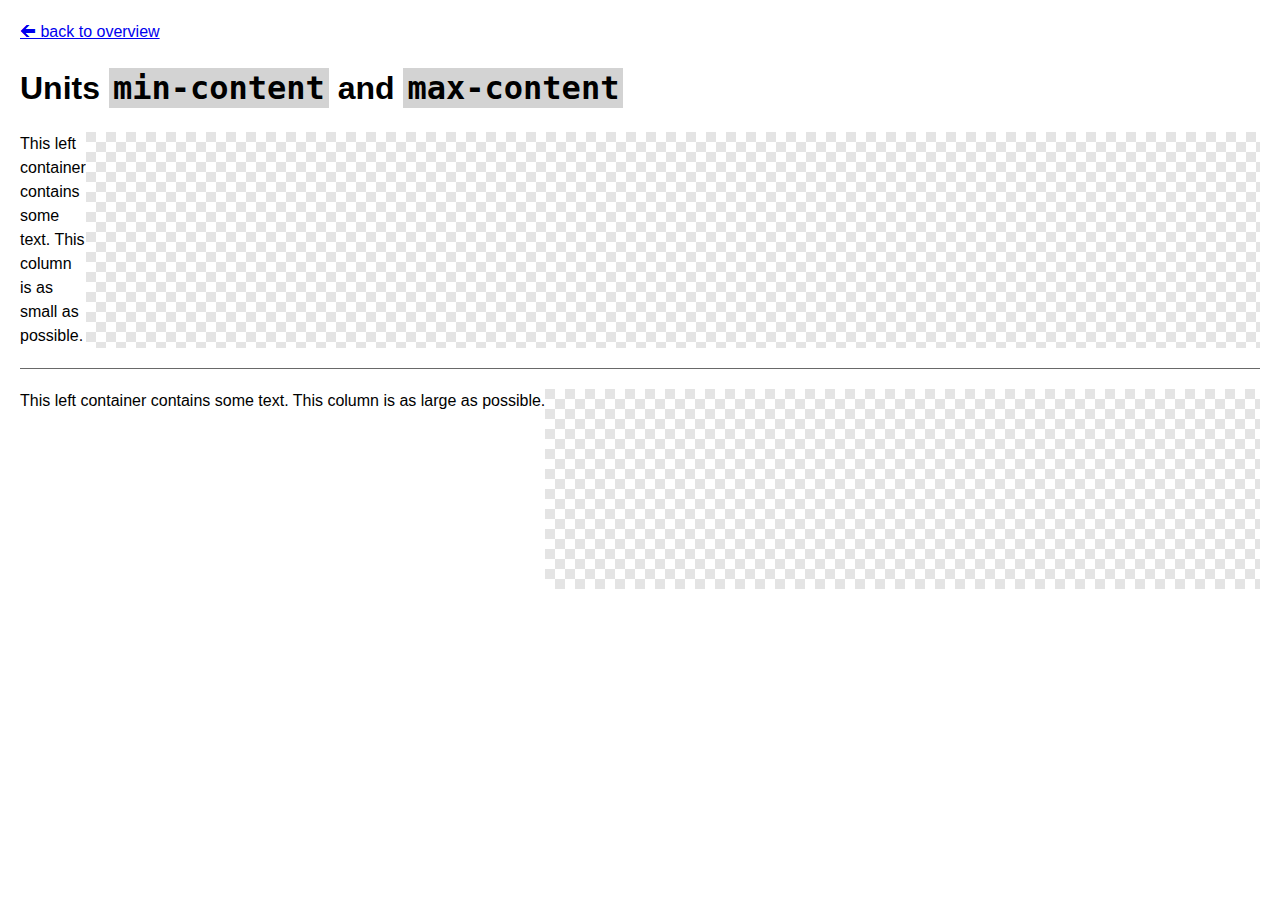
<file: units-min-max-content.html>
<!DOCTYPE html>
<html>

<head>
    <meta charset="UTF-8">
    <title>Units: min-content and max-content - CSS Grid Showcase</title>
    <link rel="stylesheet" href="units.css">
</head>

<body>
    <p class="back"><a href="index.html">🡰 back to overview</a></p>

    <h1>Units <code>min-content</code> and <code>max-content</code></h1>

    <div class="grid-with-min">
        <span>This left container contains some text. This column is as small as possible.</span>
        <div class="fill"></div>
    </div>

    <hr />

    <div class="grid-with-max">
        <span>This left container contains some text. This column is as large as possible.</span>
        <div class="fill"></div>
    </div>
</body>

</html>
</file>
<file: grid-auto-fill.css>
@import url('reset.css');

.grid-4x4 {
    display: grid;
    grid-template-columns: repeat(auto-fill, minmax(270px, 1fr));
    margin-top: 20px;
    gap: 20px;
}

.item {
    border: 1px solid lightgray;
    border-radius: 4px;
    display: flex;
    flex-direction: column;
    align-items: center;
    padding: 20px;
}

.item p {
    font-size: 5em;
    margin-bottom: 20px;
}

.item button {
    border: none;
    border-radius: 50px;
    padding: 8px 16px;
    background: purple;
    color: white;
    cursor: pointer;
}

.item button:hover {
    background: hotpink;
}
</file>
<file: grid-area.css>
@import url('reset.css');

.grid-4x4 {
    display: grid;
    margin-top: 20px;
    grid-template-columns: 1fr 1fr 1fr 1fr;
    grid-template-rows: 1fr 1fr 1fr 1fr;
    grid-template-areas: "one .     .     .    "
                         "one three three three"
                         "one .     two   two  "
                         "one .     two   two  ";
    height: 600px;
}

@media screen and (max-width: 599.9px) {
    .grid-4x4 {
        grid-template-columns: 1fr 1fr;
        grid-template-rows: initial;
        grid-template-areas: "one two" "three three";
    }
}

.one {
    grid-area: one;
    background-color: gold;
}

.two {
    grid-area: two;
    background-color: salmon;
}

.three {
    grid-area: three;
    background-color: turquoise;
}
</file>
<file: grid-auto-fit.css>
@import url('reset.css');

.grid-4x4 {
    display: grid;
    grid-template-columns: repeat(auto-fit, minmax(270px, 1fr));
    margin-top: 20px;
    gap: 20px;
}

.item {
    border: 1px solid lightgray;
    border-radius: 4px;
    display: flex;
    flex-direction: column;
    align-items: center;
    padding: 20px;
}

.item p {
    font-size: 5em;
    margin-bottom: 20px;
}

.item button {
    border: none;
    border-radius: 50px;
    padding: 8px 16px;
    background: purple;
    color: white;
    cursor: pointer;
}

.item button:hover {
    background: hotpink;
}
</file>
<file: grid-gap.css>
@import url('reset.css');

.grid-4x4 {
    display: grid;
    grid-template-columns: 1fr 1fr 1fr 1fr;
    margin-top: 20px;
    gap: 20px;
}

.item {
    border: 1px solid lightgray;
    border-radius: 4px;
    display: flex;
    flex-direction: column;
    align-items: center;
    padding: 20px;
}

.item p {
    font-size: 5em;
    margin-bottom: 20px;
}

.item button {
    border: none;
    border-radius: 50px;
    padding: 8px 16px;
    background: purple;
    color: white;
    cursor: pointer;
}

.item button:hover {
    background: hotpink;
}
</file>
<file: grid-line-names.css>
@import url('reset.css');

.grid-4x4 {
    display: grid;
    grid-template-columns: 1fr [start] 1fr 1fr [end] 1fr;
    grid-template-rows: [first-row] 1fr 1fr 1fr [minus1] 1fr [last-row];
    height: 600px;
    margin-top: 20px;
}

.row-15-col-35 {
    grid-row: first-row / last-row;
    grid-column: 3 / 5;
    background-color: gold;
}

.row-14-col-1 {
    grid-row-start: first-row;
    grid-row-end: minus1;
    grid-column: 1;
    background-color: salmon;
}

.row-2-col-23 {
    grid-row: 2;
    grid-column: start / end;
    background-color: turquoise;
}
</file>
<file: grid-lines.css>
@import url('reset.css');

.grid-4x4 {
    display: grid;
    grid-template-columns: 1fr 1fr 1fr 1fr;
    grid-template-rows: 1fr 1fr 1fr 1fr;
    height: 600px;
    margin-top: 20px;
}

.row-15-col-4 {
    grid-row: 1 / 5;
    grid-column: 3 / 5;
    background-color: gold;
}

.row-14-col-1 {
    grid-row-start: 1;
    grid-row-end: 4;
    grid-column: 1;
    background-color: salmon;
}

.row-2-col-23 {
    grid-row: 2;
    grid-column: 2 / 4;
    background-color: turquoise;
}
</file>
<file: grid-repeat.css>
@import url('reset.css');

.grid-4x4 {
    display: grid;
    grid-template-columns: 1fr;
    gap: 20px;
    margin-top: 20px;
}

@media screen and (min-width: 600px) {
    .grid-4x4 {
        grid-template-columns: repeat(2, 1fr);
    }
}

@media screen and (min-width: 960px) {
    .grid-4x4 {
        grid-template-columns: repeat(4, 1fr);
    }
}

@media screen and (min-width: 1600px) {
    .grid-4x4 {
        grid-template-columns: repeat(6, 1fr);
    }
}

.item {
    border: 1px solid lightgray;
    border-radius: 4px;
    display: flex;
    flex-direction: column;
    align-items: center;
    padding: 20px;
}

.item p {
    font-size: 5em;
    margin-bottom: 20px;
}

.item button {
    border: none;
    border-radius: 50px;
    padding: 8px 16px;
    background: purple;
    color: white;
    cursor: pointer;
}

.item button:hover {
    background: hotpink;
}
</file>
<file: masonry.css>
@import url('reset.css');

.masonry {
    display: grid;
    gap: 20px;
    width: 960px;
    margin: 20px auto;
    grid-template-columns: repeat(3, 1fr);
    grid-template-rows: masonry;
}

.item:nth-child(5n) {
    height: 200px;
}

.item:nth-child(5n + 1) {
    height: 500px;
}

.item:nth-child(5n + 2) {
    height: 350px;
}

.item:nth-child(5n + 3) {
    height: 400px;
}

.item:nth-child(5n + 4) {
    height: 300px;
}

.item {
    border: 1px solid lightgray;
    background: lightgray; /* to highlight the masonry */
    border-radius: 4px;
    display: flex;
    flex-direction: column;
    align-items: center;
    justify-content: center;
    padding: 20px;
}

.item p {
    font-size: 5em;
    margin-bottom: 20px;
}

.item button {
    border: none;
    border-radius: 50px;
    padding: 8px 16px;
    background: purple;
    color: white;
    cursor: pointer;
}

.item button:hover {
    background: hotpink;
}
</file>
<file: quirk-auto-flow-area.css>
@import url('reset.css');

.grid-4x4 {
    display: grid;
    margin-top: 20px;
    grid-auto-flow: row;
    height: 600px;
}

.item {
    width: 250px;
}

.bugged {
    grid-area: any-area;
}

.item {
    border: 1px solid lightgray;
    border-radius: 4px;
    display: flex;
    flex-direction: column;
    align-items: center;
    padding: 20px;
}

.item p {
    font-size: 5em;
    margin-bottom: 20px;
}

.item button {
    border: none;
    border-radius: 50px;
    padding: 8px 16px;
    background: purple;
    color: white;
    cursor: pointer;
}

.item button:hover {
    background: hotpink;
}
</file>
<file: quirk-breakout.css>
@import url('reset.css');

.grid {
    display: grid;
    grid-template-columns: auto 200px;
    gap: 20px;
    height: 400px;
    margin-top: 20px;
}

.wrapper-min {
    min-width: 0;
}

pre {
    overflow: auto;
    margin: 0; /* just for aesthetics, not related to the quirk */
}

.sidebar {
    padding: 20px;
    background-color: salmon;
}
</file>
<file: units.css>
@import url('reset.css');

.grid-with-min {
    display: grid;
    min-height: 200px;
    grid-template-columns: min-content minmax(100px, 1fr);
    margin-top: 20px;
}

.grid-with-max {
    display: grid;
    min-height: 200px;
    grid-template-columns: max-content minmax(100px, 1fr);
    margin-top: 20px;
}

.grid-with-auto {
    display: grid;
    min-height: 200px;
    grid-template-columns: auto minmax(100px, 1fr);
    margin-top: 20px;
}

.grid-with-auto-and-fr {
    display: grid;
    min-height: 200px;
    grid-template-columns: auto 1fr;
    margin-top: 20px;
}

.fill {
    background-image: url('transparent.svg');
    background-repeat: repeat;
}
</file>
